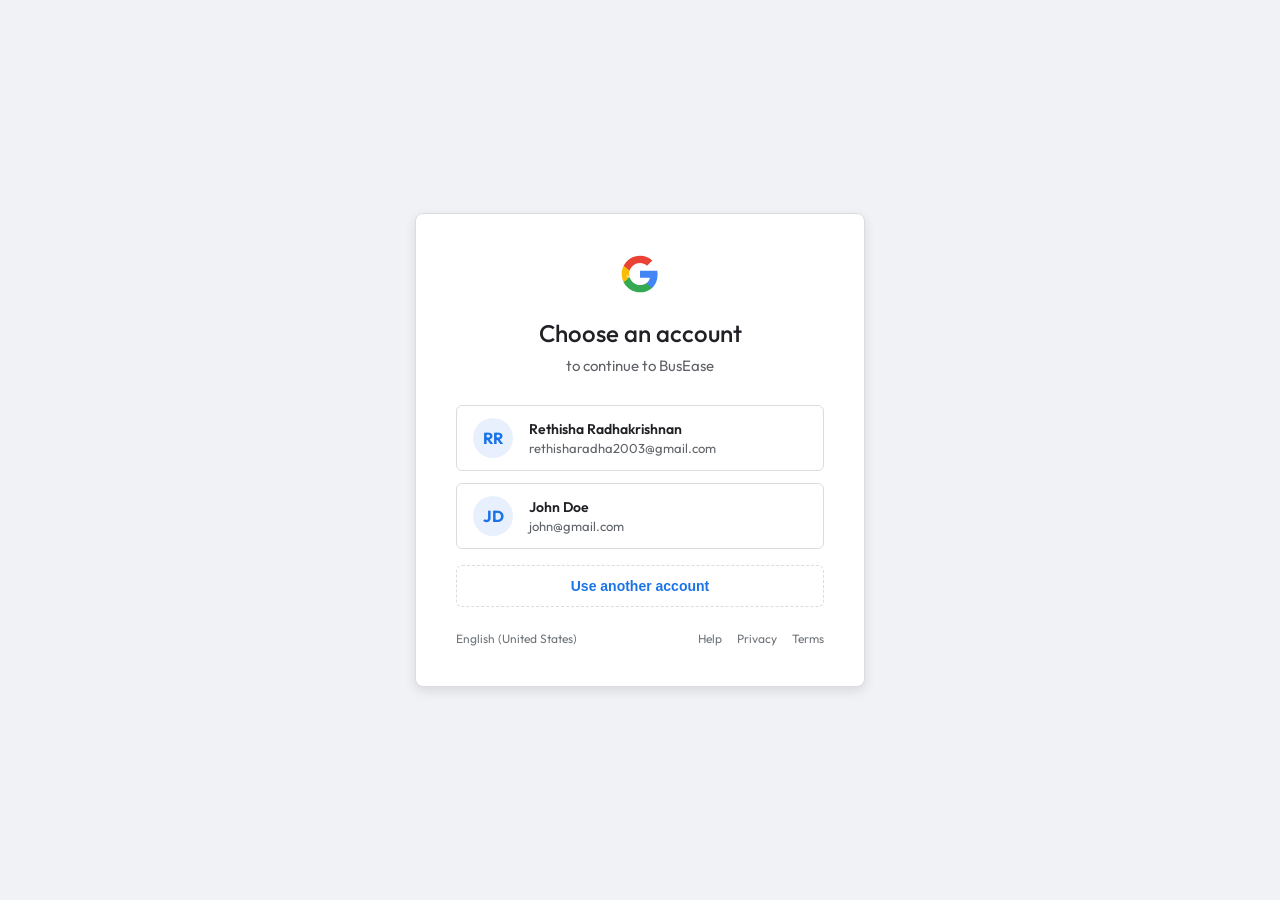
<file: src/main/resources/static/social-auth.html>
<!DOCTYPE html>
<html lang="en">
<head>
    <meta charset="UTF-8">
    <meta name="viewport" content="width=device-width, initial-scale=1.0">
    <title>Sign In</title>
    <link rel="icon" type="image/svg+xml" href="data:image/svg+xml,%3Csvg xmlns='http://www.w3.org/2000/svg' viewBox='0 0 24 24'%3E%3Crect x='2' y='5' width='20' height='12' rx='3' fill='none' stroke='%23d84f57' stroke-width='2.5'/%3E%3Ccircle cx='6' cy='19' r='2.5' fill='%23d84f57'/%3E%3Ccircle cx='18' cy='19' r='2.5' fill='%23d84f57'/%3E%3Cpath d='M7 10h10M7 13h6' stroke='%23d84f57' stroke-width='2' stroke-linecap='round'/%3E%3C/svg%3E" />
    <!-- Outfit Font -->
    <link rel="preconnect" href="https://fonts.googleapis.com">
    <link rel="preconnect" href="https://fonts.gstatic.com" crossorigin>
    <link href="https://fonts.googleapis.com/css2?family=Outfit:wght@300;400;500;600;700;800&display=swap" rel="stylesheet">
    <style>
        :root {
            --bg-color: #ffffff;
            --text-color: #202124;
            --border-color: #dadce0;
            --google-blue: #1a73e8;
            --font-sans: 'Outfit', -apple-system, BlinkMacSystemFont, "Segoe UI", Roboto, Helvetica, Arial, sans-serif;
        }

        * {
            margin: 0;
            padding: 0;
            box-sizing: border-box;
        }

        body {
            font-family: var(--font-sans);
            background-color: #f0f2F5;
            color: var(--text-color);
            display: flex;
            justify-content: center;
            align-items: center;
            min-height: 100vh;
            padding: 20px;
        }

        .auth-container {
            background-color: #ffffff;
            border-radius: 8px;
            box-shadow: 0 4px 12px rgba(0, 0, 0, 0.1);
            width: 100%;
            max-width: 450px;
            padding: 40px;
            position: relative;
            border: 1px solid var(--border-color);
        }

        /* Provider Specific Designs */
        body.theme-apple {
            background-color: #000000;
            color: #ffffff;
        }

        body.theme-apple .auth-container {
            background-color: #1c1c1e;
            border: none;
            box-shadow: 0 10px 30px rgba(0,0,0,0.5);
        }

        body.theme-microsoft .auth-container {
            border-radius: 0px; /* Microsoft style is sharp */
            box-shadow: 0 2px 6px rgba(0,0,0,0.2);
            border: 1px solid #d2d2d2;
        }

        /* Common Elements */
        .logo-container {
            display: flex;
            justify-content: center;
            margin-bottom: 24px;
        }

        .title {
            text-align: center;
            font-size: 24px;
            font-weight: 500;
            margin-bottom: 8px;
            color: inherit;
        }

        .subtitle {
            text-align: center;
            font-size: 15px;
            color: #5f6368;
            margin-bottom: 30px;
        }

        body.theme-apple .subtitle {
            color: #8e8e93;
        }

        body.theme-microsoft .subtitle {
            text-align: left;
            margin-bottom: 20px;
        }

        body.theme-microsoft .title {
            text-align: left;
            font-size: 26px;
            font-weight: 600;
        }

        body.theme-microsoft .logo-container {
            justify-content: flex-start;
            margin-bottom: 16px;
        }

        /* Account List Item */
        .account-item {
            display: flex;
            align-items: center;
            padding: 12px 16px;
            border: 1px solid var(--border-color);
            border-radius: 6px;
            margin-bottom: 12px;
            cursor: pointer;
            transition: background-color 0.2s, border-color 0.2s;
        }

        .account-item:hover {
            background-color: #f8f9fa;
            border-color: #c3c7cc;
        }

        body.theme-apple .account-item {
            border-color: #3a3a3c;
        }

        body.theme-apple .account-item:hover {
            background-color: #2c2c2e;
        }

        .avatar {
            width: 40px;
            height: 40px;
            border-radius: 50%;
            background-color: #e8f0fe;
            color: var(--google-blue);
            font-weight: 700;
            font-size: 16px;
            display: flex;
            justify-content: center;
            align-items: center;
            margin-right: 16px;
            text-transform: uppercase;
        }

        body.theme-apple .avatar {
            background-color: #3a3a3c;
            color: #ffffff;
        }

        .account-details {
            flex: 1;
        }

        .account-name {
            font-size: 14px;
            font-weight: 600;
            margin-bottom: 2px;
        }

        .account-email {
            font-size: 13px;
            color: #5f6368;
        }

        body.theme-apple .account-email {
            color: #8e8e93;
        }

        .btn-use-other {
            display: flex;
            align-items: center;
            justify-content: center;
            padding: 12px;
            width: 100%;
            background: none;
            border: 1px dashed var(--border-color);
            border-radius: 6px;
            font-size: 14px;
            font-weight: 600;
            color: var(--google-blue);
            cursor: pointer;
            transition: background-color 0.2s;
            margin-top: 16px;
        }

        .btn-use-other:hover {
            background-color: #f1f3f4;
        }

        body.theme-apple .btn-use-other {
            border-color: #3a3a3c;
            color: #0a84ff;
        }

        body.theme-apple .btn-use-other:hover {
            background-color: #2c2c2e;
        }

        /* Form Inputs */
        .form-group {
            margin-bottom: 20px;
        }

        .form-group label {
            display: block;
            font-size: 13px;
            font-weight: 600;
            margin-bottom: 6px;
            color: #5f6368;
        }

        body.theme-apple .form-group label {
            color: #8e8e93;
        }

        .form-input {
            width: 100%;
            padding: 12px;
            border: 1px solid var(--border-color);
            border-radius: 6px;
            font-size: 14px;
            outline: none;
            font-family: inherit;
        }

        .form-input:focus {
            border-color: var(--google-blue);
            box-shadow: 0 0 0 2px rgba(26, 115, 232, 0.2);
        }

        body.theme-apple .form-input {
            background-color: #2c2c2e;
            border-color: #3a3a3c;
            color: #ffffff;
        }

        body.theme-apple .form-input:focus {
            border-color: #0a84ff;
            box-shadow: 0 0 0 2px rgba(10, 132, 255, 0.2);
        }

        .btn-submit {
            width: 100%;
            padding: 12px;
            background-color: var(--google-blue);
            color: white;
            border: none;
            border-radius: 6px;
            font-size: 15px;
            font-weight: 600;
            cursor: pointer;
            transition: opacity 0.2s;
        }

        .btn-submit:hover {
            opacity: 0.9;
        }

        body.theme-apple .btn-submit {
            background-color: #ffffff;
            color: #000000;
        }

        body.theme-microsoft .btn-submit {
            background-color: #0067b8;
            border-radius: 0px;
        }

        .footer-links {
            margin-top: 24px;
            display: flex;
            justify-content: space-between;
            font-size: 12px;
            color: #70757a;
        }

        body.theme-apple .footer-links {
            color: #8e8e93;
        }

        .footer-links a {
            color: inherit;
            text-decoration: none;
        }

        .footer-links a:hover {
            text-decoration: underline;
        }
    </style>
</head>
<body id="body-theme">

    <div class="auth-container">
        <!-- Logo -->
        <div class="logo-container" id="logo-area"></div>

        <!-- Headings -->
        <h1 class="title" id="auth-title">Sign in</h1>
        <p class="subtitle" id="auth-subtitle">to continue to BusEase</p>

        <!-- Dynamic Content -->
        <div id="dynamic-content">
            <!-- Loading -->
            <div style="text-align: center; padding: 20px; font-weight: 500;">Loading Authentication...</div>
        </div>

        <!-- Footer -->
        <div class="footer-links" id="footer-area">
            <span id="footer-lang">English (United States)</span>
            <div>
                <a href="#">Help</a>&nbsp;&nbsp;&nbsp;&nbsp;
                <a href="#">Privacy</a>&nbsp;&nbsp;&nbsp;&nbsp;
                <a href="#">Terms</a>
            </div>
        </div>
    </div>

    <script>
        const params = new URLSearchParams(window.location.search);
        const provider = params.get('provider') || 'Google';

        // Apply Provider Themes & Logos
        const body = document.getElementById('body-theme');
        const logoArea = document.getElementById('logo-area');
        const title = document.getElementById('auth-title');
        const subtitle = document.getElementById('auth-subtitle');

        if (provider === 'Google') {
            body.className = 'theme-google';
            title.innerText = 'Choose an account';
            subtitle.innerText = 'to continue to BusEase';
            
            // Google Colored G Logo
            logoArea.innerHTML = `
                <svg viewBox="0 0 24 24" width="40" height="40">
                    <path d="M22.56 12.25c0-.78-.07-1.53-.2-2.25H12v4.26h5.92c-.26 1.37-1.04 2.53-2.21 3.31v2.77h3.57c2.08-1.92 3.28-4.74 3.28-8.09z" fill="#4285F4"/>
                    <path d="M12 23c2.97 0 5.46-.98 7.28-2.66l-3.57-2.77c-.98.66-2.23 1.06-3.71 1.06-2.86 0-5.29-1.93-6.16-4.53H2.18v2.84C3.99 20.53 7.7 23 12 23z" fill="#34A853"/>
                    <path d="M5.84 14.09c-.22-.66-.35-1.36-.35-2.09s.13-1.43.35-2.09V7.06H2.18C1.43 8.55 1 10.22 1 12s.43 3.45 1.18 4.94l2.85-2.22c-.62-.63-1.07-1.39-1.21-2.22z" fill="#FBBC05"/>
                    <path d="M12 5.38c1.62 0 3.06.56 4.21 1.64l3.15-3.15C17.45 2.09 14.97 1 12 1 7.7 1 3.99 3.47 2.18 7.06l3.66 2.84c.87-2.6 3.3-4.53 6.16-4.53z" fill="#EA4335"/>
                </svg>
            `;
            loadAccountSelection();

        } else if (provider === 'Apple') {
            body.className = 'theme-apple';
            title.innerText = 'Sign in with Apple ID';
            subtitle.innerText = 'Use your Apple ID to sign in to BusEase.';
            
            // Apple logo
            logoArea.innerHTML = `
                <svg viewBox="0 0 24 24" width="48" height="48" fill="#ffffff">
                    <path d="M18.71 19.5c-.83 1.24-1.71 2.45-3.05 2.47-1.34.03-1.77-.79-3.29-.79-1.53 0-2 .77-3.27.82-1.31.05-2.3-1.32-3.14-2.53C4.25 17 2.94 12.45 4.7 9.39c.87-1.52 2.43-2.48 4.12-2.51 1.28-.02 2.5.87 3.29.87.78 0 2.26-1.07 3.81-.91.65.03 2.47.26 3.64 1.98-.09.06-2.17 1.28-2.15 3.81.03 3.02 2.65 4.03 2.68 4.04-.03.07-.42 1.44-1.38 2.83M15.97 4.17c.66-.81 1.11-1.93.99-3.06-1 .04-2.2.67-2.92 1.51-.64.73-1.2 1.87-1.05 2.98 1.11.09 2.25-.56 2.98-1.43z"/>
                </svg>
            `;
            loadAppleForm();

        } else if (provider === 'Microsoft') {
            body.className = 'theme-microsoft';
            title.innerText = 'Sign in';
            subtitle.innerText = 'to continue to BusEase';
            
            // Microsoft 4 flag squares
            logoArea.innerHTML = `
                <svg viewBox="0 0 23 23" width="36" height="36">
                    <path d="M0 0h11v11H0z" fill="#f25022"/>
                    <path d="M12 0h11v11H12z" fill="#7fba00"/>
                    <path d="M0 12h11v11H0z" fill="#00a4ef"/>
                    <path d="M12 12h11v11H12z" fill="#ffb900"/>
                </svg>
            `;
            loadMicrosoftForm();
        }

        // Account selection list (replicates real chooser window)
        function loadAccountSelection() {
            const container = document.getElementById('dynamic-content');
            
            // Get pre-loaded or mock profiles
            const profiles = [
                { name: 'Rethisha Radhakrishnan', email: 'rethisharadha2003@gmail.com' },
                { name: 'John Doe', email: 'john@gmail.com' }
            ];

            let html = '';
            profiles.forEach(p => {
                const initials = p.name.split(' ').map(n=>n[0]).join('').toUpperCase();
                html += `
                    <div class="account-item" onclick="sendAuthBack('${p.email}', '${p.name}')">
                        <div class="avatar">${initials}</div>
                        <div class="account-details">
                            <div class="account-name">${p.name}</div>
                            <div class="account-email">${p.email}</div>
                        </div>
                    </div>
                `;
            });

            html += `
                <button class="btn-use-other" onclick="loadUserRegisterForm()">Use another account</button>
            `;
            
            container.innerHTML = html;
        }

        // Custom account input form (user can add their accounts in real-time)
        function loadUserRegisterForm() {
            const container = document.getElementById('dynamic-content');
            title.innerText = 'Create profile';
            subtitle.innerText = `Sign in with another ${provider} account`;
            
            container.innerHTML = `
                <form onsubmit="handleFormSubmit(event)">
                    <div class="form-group">
                        <label>Email address</label>
                        <input type="email" id="custom-email" class="form-input" placeholder="email@example.com" required>
                    </div>
                    <div class="form-group">
                        <label>Full Name</label>
                        <input type="text" id="custom-name" class="form-input" placeholder="John Doe" required>
                    </div>
                    <button type="submit" class="btn-submit">Next</button>
                </form>
                <button class="btn-use-other" onclick="loadAccountSelection()" style="margin-top:12px; border:none; background:none;">← Back to accounts</button>
            `;
        }

        // Microsoft Flow
        function loadMicrosoftForm() {
            const container = document.getElementById('dynamic-content');
            container.innerHTML = `
                <form onsubmit="handleFormSubmit(event)">
                    <div class="form-group">
                        <input type="email" id="custom-email" class="form-input" placeholder="Email, phone, or Skype" required style="border-radius:0px;">
                    </div>
                    <div class="form-group" style="display:none;" id="ms-name-group">
                        <input type="text" id="custom-name" class="form-input" placeholder="Full Name" style="border-radius:0px;">
                    </div>
                    <button type="submit" class="btn-submit" id="ms-btn">Next</button>
                </form>
            `;
        }

        // Apple Flow
        function loadAppleForm() {
            const container = document.getElementById('dynamic-content');
            container.innerHTML = `
                <form onsubmit="handleFormSubmit(event)">
                    <div class="form-group">
                        <input type="email" id="custom-email" class="form-input" placeholder="Apple ID" required>
                    </div>
                    <div class="form-group">
                        <input type="password" id="custom-pwd" class="form-input" placeholder="Password" required>
                    </div>
                    <div class="form-group" style="display:none;" id="apple-name-group">
                        <input type="text" id="custom-name" class="form-input" placeholder="Full Name">
                    </div>
                    <button type="submit" class="btn-submit" id="apple-btn">Sign In</button>
                </form>
            `;
        }

        // Form callback logic
        function handleFormSubmit(e) {
            e.preventDefault();
            const email = document.getElementById('custom-email').value;
            const pwdInput = document.getElementById('custom-pwd');
            
            // If name is hidden, show it to prompt user register in real-time
            const nameGroup = document.getElementById('ms-name-group') || document.getElementById('apple-name-group') || (provider === 'Google' ? {style:{display: 'none'}} : null);
            const nameInput = document.getElementById('custom-name');
            const btn = document.getElementById('ms-btn') || document.getElementById('apple-btn');
            
            if (nameGroup && nameGroup.style.display === 'none') {
                nameGroup.style.display = 'block';
                nameInput.required = true;
                if (btn) btn.innerText = 'Sign In';
                return;
            }

            const name = nameInput && nameInput.value ? nameInput.value : email.split('@')[0];
            sendAuthBack(email, name);
        }

        // Send login payload to main window app.js
        function sendAuthBack(email, name) {
            if (window.opener && window.opener.app) {
                window.opener.app.selectSocialAccount(email, name, provider);
            }
            window.close();
        }
    </script>
</body>
</html>
</file>
